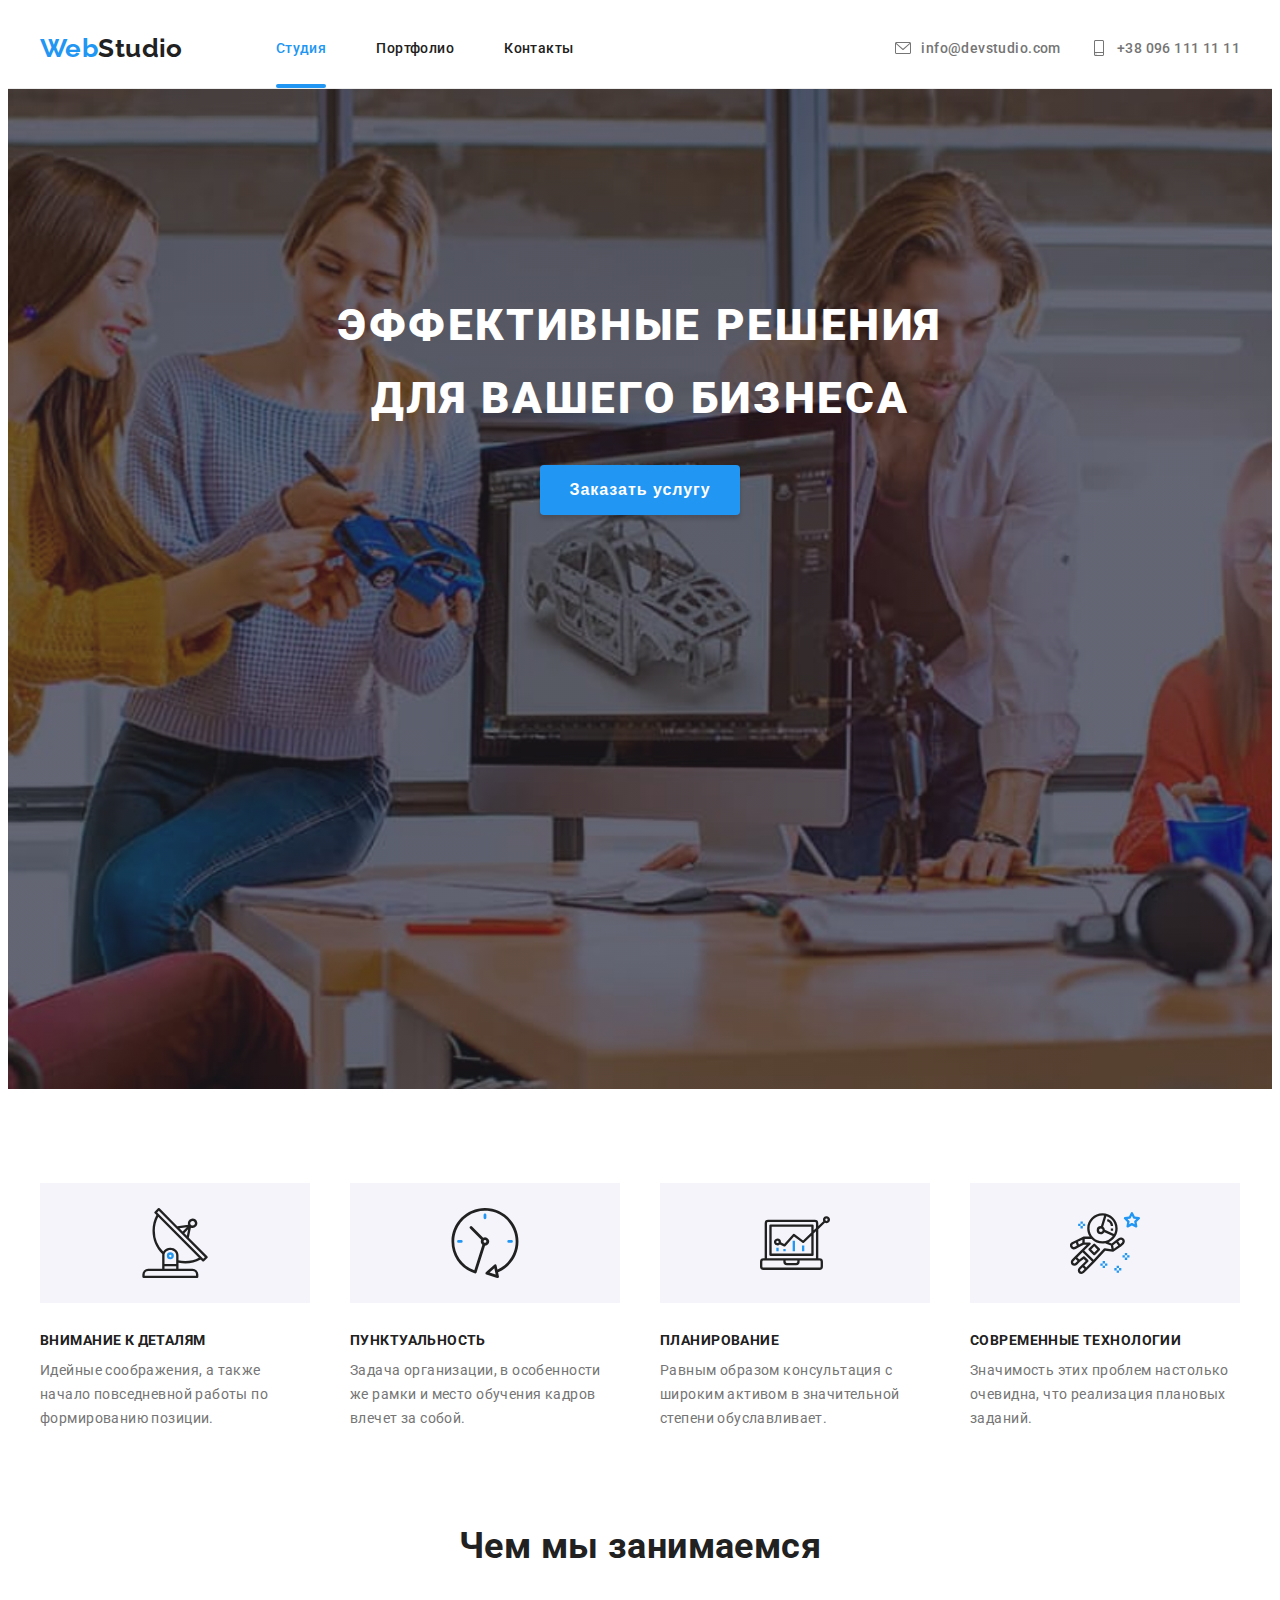
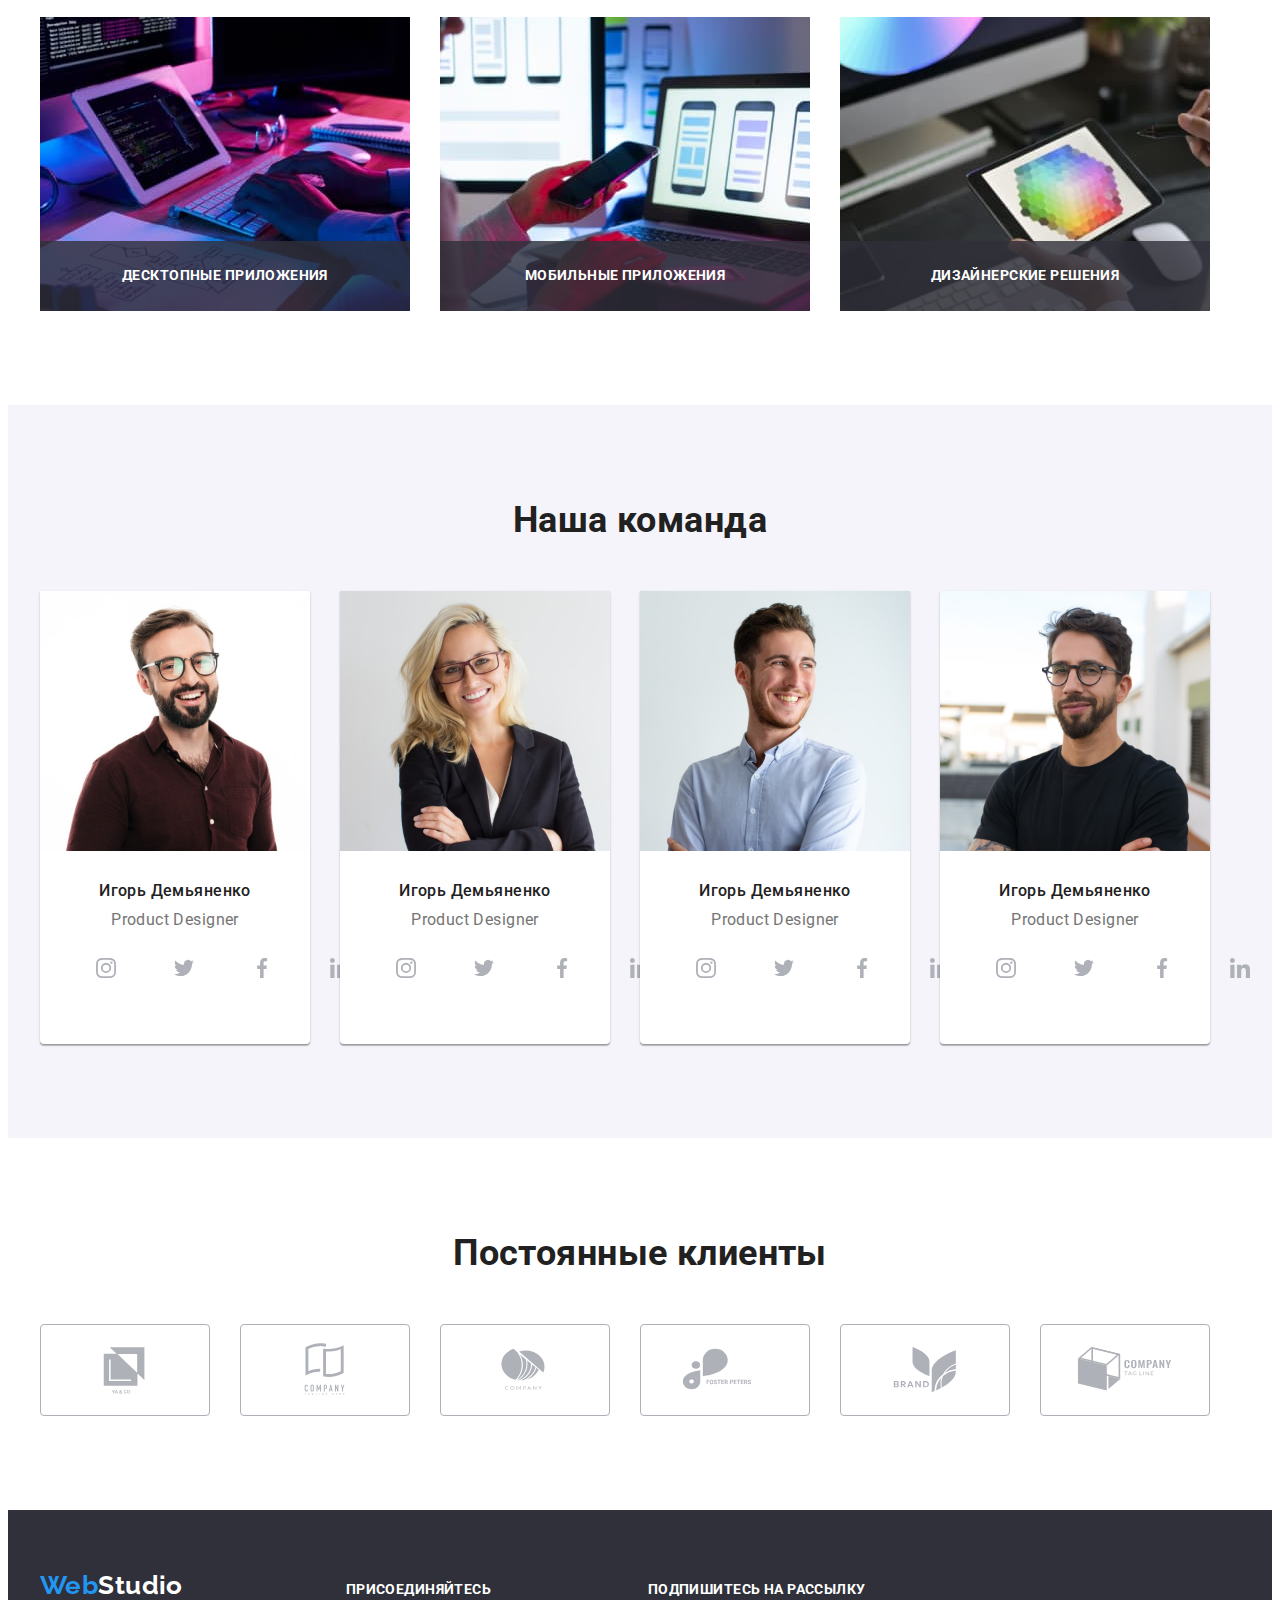
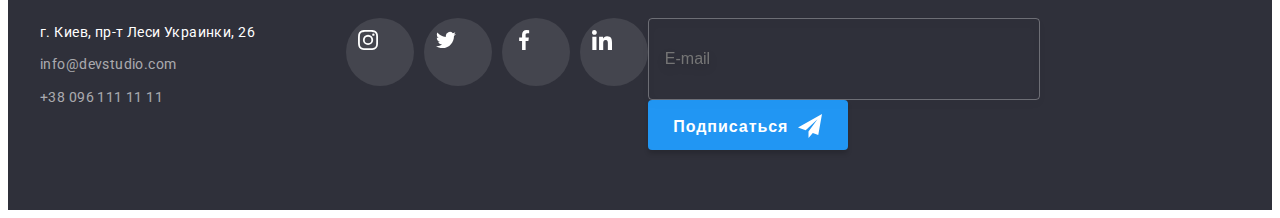
<file: index.html>
<!DOCTYPE html>
<html lang="ru">
    <head>
        <meta charset="UTF-8" />
        <meta http-equiv="X-UA-Compatible" content="IE=edge" />
        <meta name="viewport" content="width=device-width, initial-scale=1.0" />
        <title>Студия</title>
        <link
            rel="stylesheet"
            href="https://cdnjs.cloudflare.com/ajax/libs/modern-normalize/1.1.0/modern-normalize.min.css"
            integrity="sha512-wpPYUAdjBVSE4KJnH1VR1HeZfpl1ub8YT/NKx4PuQ5NmX2tKuGu6U/JRp5y+Y8XG2tV+wKQpNHVUX03MfMFn9Q=="
            crossorigin="anonymous"
            referrerpolicy="no-referrer"
        />
        <link
            href="https://fonts.googleapis.com/css2?family=Raleway:wght@700&family=Roboto:wght@400;500;700;900&display=swap"
            rel="stylesheet"
        />
        <link rel="stylesheet" href="css/main.min.css" />
    </head>

    <body class="page">
        <header class="page-header">
            <div class="container main-nav">
                <nav class="main-nav">
                    <a href="./index.html" class="logo link"
                        >Web<span class="logo__header">Studio</span></a
                    >

                    <ul class="site-nav">
                        <li class="site-nav__item">
                            <a href="./index.html" class="site-nav__link current">Студия</a>
                        </li>
                        <li class="site-nav__item">
                            <a href="./portfolio.html" class="site-nav__link">Портфолио</a>
                        </li>
                        <li class="site-nav__item">
                            <a href="./contact.html" class="site-nav__link">Контакты</a>
                        </li>
                    </ul>
                </nav>

                <ul class="contacts">
                    <li class="contacts__item">
                        <a href="mailto:info@devstudio.com" class="contacts__link">
                            <svg class="contacts__icon" width="16" height="16">
                                <use href="./images/sprite.svg#envelope"></use>
                            </svg>
                            info@devstudio.com</a
                        >
                    </li>
                    <li class="contacts__item">
                        <a href="tel:+380961111111" class="contacts__link">
                            <svg class="contacts__icon" width="16" height="16">
                                <use href="./images/sprite.svg#smartphone"></use></svg
                            >+38 096 111 11 11</a
                        >
                    </li>
                </ul>
            </div>
        </header>

        <main>
            <section class="hero-section">
                <div class="container">
                    <h1 class="main-title">
                        ЭФФЕКТИВНЫЕ РЕШЕНИЯ<br />
                        ДЛЯ ВАШЕГО БИЗНЕСА
                    </h1>

                    <button type="button" class="modal-btn" data-modal-open>Заказать услугу</button>
                </div>
            </section>

            <section class="section advantage">
                <div class="container">
                    <h2 class="section-title visually-hidden">Наши преимущества</h2>
                    <ul class="advantage-list">
                        <li class="advantage-list__item">
                            <div class="advantage-list__image">
                                <svg class="advantage-list__icon">
                                    <use href="./images/sprite.svg#antenna"></use>
                                </svg>
                            </div>
                            <h3 class="advantage-list__title">ВНИМАНИЕ К ДЕТАЛЯМ</h3>
                            <p class="advantage-list__text">
                                Идейные соображения, а также начало повседневной работы по
                                формированию позиции.
                            </p>
                        </li>
                        <li class="advantage-list__item">
                            <div class="advantage-list__image">
                                <svg class="advantage-list__icon">
                                    <use href="./images/sprite.svg#clock"></use>
                                </svg>
                            </div>
                            <h3 class="advantage-list__title">ПУНКТУАЛЬНОСТЬ</h3>
                            <p class="advantage-list__text">
                                Задача организации, в особенности же рамки и место обучения кадров
                                влечет за собой.
                            </p>
                        </li>
                        <li class="advantage-list__item">
                            <div class="advantage-list__image">
                                <svg class="advantage-list__icon">
                                    <use href="./images/sprite.svg#diagram"></use>
                                </svg>
                            </div>
                            <h3 class="advantage-list__title">ПЛАНИРОВАНИЕ</h3>
                            <p class="advantage-list__text">
                                Равным образом консультация с широким активом в значительной степени
                                обуславливает.
                            </p>
                        </li>
                        <li class="advantage-list__item">
                            <div class="advantage-list__image">
                                <svg class="advantage-list__icon">
                                    <use href="./images/sprite.svg#astronaut"></use>
                                </svg>
                            </div>
                            <h3 class="advantage-list__title">СОВРЕМЕННЫЕ ТЕХНОЛОГИИ</h3>
                            <p class="advantage-list__text">
                                Значимость этих проблем настолько очевидна, что реализация плановых
                                заданий.
                            </p>
                        </li>
                    </ul>
                </div>
            </section>

            <section class="section works">
                <div class="container">
                    <h2 class="section-title">Чем мы занимаемся</h2>
                    <ul class="works-list">
                        <li class="works-list__item">
                            <div class="overlay-block">
                                <img
                                    src="images/img1.jpg"
                                    alt="Разработка ПО"
                                    width="370"
                                    class="works-list__image"
                                />
                                <p class="overlay-text">Десктопные приложения</p>
                            </div>
                        </li>
                        <li class="works-list__item">
                            <div class="overlay-block">
                                <img
                                    src="images/img2.jpg"
                                    alt="Разработка веб дизайна для смартфонов"
                                    width="370"
                                    class="works-list__image"
                                />
                                <p class="overlay-text">Мобильные приложения</p>
                            </div>
                        </li>
                        <li class="works-list__item">
                            <div class="overlay-block">
                                <img
                                    src="images/img3.jpg"
                                    alt="Подбор цветовой гаммы"
                                    width="370"
                                    class="works-list__image"
                                />
                                <p class="overlay-text">Дизайнерские решения</p>
                            </div>
                        </li>
                    </ul>
                </div>
            </section>

            <section class="section team-section">
                <div class="container team-list">
                    <h2 class="section-title">Наша команда</h2>
                    <ul class="team">
                        <li class="team__item">
                            <img
                                src="images/foto1.jpg"
                                alt="Игорь Демьяненко, Product Designer"
                                class="team__image"
                                width="270"
                            />
                            <div class="team-info">
                                <h3 class="team-info__name">Игорь Демьяненко</h3>
                                <p class="team-info__specialization">Product Designer</p>
                                <ul class="social">
                                    <li class="social__item">
                                        <a href="" class="social__link">
                                            <svg class="social__icon" width="20" height="20">
                                                <use
                                                    href="./images/sprite.svg#instagram"
                                                ></use></svg
                                        ></a>
                                    </li>
                                    <li class="social__item">
                                        <a href="" class="social__link">
                                            <svg class="social__icon" width="20" height="20">
                                                <use href="./images/sprite.svg#twitter"></use></svg
                                        ></a>
                                    </li>
                                    <li class="social__item">
                                        <a href="" class="social__link">
                                            <svg class="social__icon" width="20" height="20">
                                                <use href="./images/sprite.svg#facebook"></use></svg
                                        ></a>
                                    </li>
                                    <li class="social__item">
                                        <a href="" class="social__link">
                                            <svg class="social__icon" width="20" height="20">
                                                <use href="./images/sprite.svg#linkedin"></use></svg
                                        ></a>
                                    </li>
                                </ul>
                            </div>
                        </li>
                        <li class="team__item">
                            <img
                                src="images/foto2.jpg"
                                alt="Ольга Репина, Frontend Developer"
                                class="team__image"
                                width="270"
                            />
                            <div class="team-info">
                                <h3 class="team-info__name">Игорь Демьяненко</h3>
                                <p class="team-info__specialization">Product Designer</p>
                                <ul class="social">
                                    <li class="social__item">
                                        <a href="" class="social__link">
                                            <svg class="social__icon" width="20" height="20">
                                                <use
                                                    href="./images/sprite.svg#instagram"
                                                ></use></svg
                                        ></a>
                                    </li>
                                    <li class="social__item">
                                        <a href="" class="social__link">
                                            <svg class="social__icon" width="20" height="20">
                                                <use href="./images/sprite.svg#twitter"></use></svg
                                        ></a>
                                    </li>
                                    <li class="social__item">
                                        <a href="" class="social__link">
                                            <svg class="social__icon" width="20" height="20">
                                                <use href="./images/sprite.svg#facebook"></use></svg
                                        ></a>
                                    </li>
                                    <li class="social__item">
                                        <a href="" class="social__link">
                                            <svg class="social__icon" width="20" height="20">
                                                <use href="./images/sprite.svg#linkedin"></use></svg
                                        ></a>
                                    </li>
                                </ul>
                            </div>
                        </li>
                        <li class="team__item">
                            <img
                                src="images/foto3.jpg"
                                alt="Николай Тарасов, Marketing"
                                class="team__image"
                                width="270"
                            />
                            <div class="team-info">
                                <h3 class="team-info__name">Игорь Демьяненко</h3>
                                <p class="team-info__specialization">Product Designer</p>
                                <ul class="social">
                                    <li class="social__item">
                                        <a href="" class="social__link">
                                            <svg class="social__icon" width="20" height="20">
                                                <use
                                                    href="./images/sprite.svg#instagram"
                                                ></use></svg
                                        ></a>
                                    </li>
                                    <li class="social__item">
                                        <a href="" class="social__link">
                                            <svg class="social__icon" width="20" height="20">
                                                <use href="./images/sprite.svg#twitter"></use></svg
                                        ></a>
                                    </li>
                                    <li class="social__item">
                                        <a href="" class="social__link">
                                            <svg class="social__icon" width="20" height="20">
                                                <use href="./images/sprite.svg#facebook"></use></svg
                                        ></a>
                                    </li>
                                    <li class="social__item">
                                        <a href="" class="social__link">
                                            <svg class="social__icon" width="20" height="20">
                                                <use href="./images/sprite.svg#linkedin"></use></svg
                                        ></a>
                                    </li>
                                </ul>
                            </div>
                        </li>
                        <li class="team__item">
                            <img
                                src="images/foto4.jpg"
                                alt="Михаил Ермаков, UI Designer"
                                class="team__image"
                                width="270"
                            />
                            <div class="team-info">
                                <h3 class="team-info__name">Игорь Демьяненко</h3>
                                <p class="team-info__specialization">Product Designer</p>
                                <ul class="social">
                                    <li class="social__item">
                                        <a href="" class="social__link">
                                            <svg class="social__icon" width="20" height="20">
                                                <use
                                                    href="./images/sprite.svg#instagram"
                                                ></use></svg
                                        ></a>
                                    </li>
                                    <li class="social__item">
                                        <a href="" class="social__link">
                                            <svg class="social__icon" width="20" height="20">
                                                <use href="./images/sprite.svg#twitter"></use></svg
                                        ></a>
                                    </li>
                                    <li class="social__item">
                                        <a href="" class="social__link">
                                            <svg class="social__icon" width="20" height="20">
                                                <use href="./images/sprite.svg#facebook"></use></svg
                                        ></a>
                                    </li>
                                    <li class="social__item">
                                        <a href="" class="social__link">
                                            <svg class="social__icon" width="20" height="20">
                                                <use href="./images/sprite.svg#linkedin"></use></svg
                                        ></a>
                                    </li>
                                </ul>
                            </div>
                        </li>
                    </ul>
                </div>
            </section>

            <section class="section clients">
                <div class="container">
                    <h2 class="section-title">Постоянные клиенты</h2>
                    <ul class="clients-list">
                        <li class="clients-list__item">
                            <a href="" class="clients-list__link">
                                <svg class="clients-list__icon">
                                    <use href="./images/sprite.svg#logo1"></use>
                                </svg>
                            </a>
                        </li>
                        <li class="clients-list__item">
                            <a href="" class="clients-list__link">
                                <svg class="clients-list__icon">
                                    <use href="./images/sprite.svg#logo2"></use>
                                </svg>
                            </a>
                        </li>
                        <li class="clients-list__item">
                            <a href="" class="clients-list__link">
                                <svg class="clients-list__icon">
                                    <use href="./images/sprite.svg#logo3"></use>
                                </svg>
                            </a>
                        </li>
                        <li class="clients-list__item">
                            <a href="" class="clients-list__link">
                                <svg class="clients-list__icon">
                                    <use href="./images/sprite.svg#logo4"></use>
                                </svg>
                            </a>
                        </li>
                        <li class="clients-list__item">
                            <a href="" class="clients-list__link">
                                <svg class="clients-list__icon">
                                    <use href="./images/sprite.svg#logo5"></use>
                                </svg>
                            </a>
                        </li>
                        <li class="clients-list__item">
                            <a href="" class="clients-list__link">
                                <svg class="clients-list__icon">
                                    <use href="./images/sprite.svg#logo6"></use>
                                </svg>
                            </a>
                        </li>
                    </ul>
                </div>
            </section>
        </main>

        <footer class="footer">
            <div class="container">
                <div class="flex-container">
                    <div>
                        <a href="./index.html" class="logo"
                            >Web<span class="logo__footer">Studio</span></a
                        >

                        <address class="address">
                            <ul>
                                <li class="address__item">
                                    <p class="address__text">г. Киев, пр-т Леси Украинки, 26</p>
                                </li>
                                <li class="address__item">
                                    <a href="mailto:info@devstudio.com" class="address__link"
                                        >info@devstudio.com</a
                                    >
                                </li>
                                <li class="address__item">
                                    <a href="tel:+380961111111" class="address__link"
                                        >+38 096 111 11 11</a
                                    >
                                </li>
                            </ul>
                        </address>
                    </div>

                    <div class="footer-social">
                        <p class="connect">присоединяйтесь</p>
                        <ul class="social">
                            <li class="social__item">
                                <a href="" class="social__link social__link_theme_dark">
                                    <svg class="social__icon" width="20" height="20">
                                        <use href="./images/sprite.svg#instagram"></use></svg
                                ></a>
                            </li>
                            <li class="social__item">
                                <a href="" class="social__link social__link_theme_dark">
                                    <svg class="social__icon" width="20" height="20">
                                        <use href="./images/sprite.svg#twitter"></use></svg
                                ></a>
                            </li>
                            <li class="social__item">
                                <a href="" class="social__link social__link_theme_dark">
                                    <svg class="social__icon" width="20" height="20">
                                        <use href="./images/sprite.svg#facebook"></use></svg
                                ></a>
                            </li>
                            <li class="social__item">
                                <a href="" class="social__link social__link_theme_dark">
                                    <svg class="social__icon" width="20" height="20">
                                        <use href="./images/sprite.svg#linkedin"></use></svg
                                ></a>
                            </li>
                        </ul>
                    </div>

                    <form class="footer-contact-form">
                        <label>Подпишитесь на рассылку </label>
                        <div>
                            <input
                                type="email"
                                name="subscribe-email"
                                placeholder="E-mail"
                                class="contact-form-input"
                                required
                            />
                            <button type="submit" class="modal-btn">
                                Подписаться<svg class="icon-send">
                                    <use href="./images/icons.svg#icon-send"></use>
                                </svg>
                            </button>
                        </div>
                    </form>
                </div>
            </div>
        </footer>

        <div class="backdrop is-hidden" data-modal>
            <div class="modal">
                <button class="modal-close-button" data-modal-close>
                    <svg class="icon-close">
                        <use href="./images/sprite.svg#close"></use>
                    </svg>
                </button>
                <p class="modal-title">Оставьте свои данные, мы вам перезвоним</p>
                <form class="contact-form">
                    <label class="contact-form-label"
                        >Имя
                        <span class="input-wrapper">
                            <input type="text" name="user-name" class="contact-form-text" />
                            <svg class="icons-modal">
                                <use href="./images/icons.svg#icon-user"></use></svg></span
                    ></label>
                    <label class="contact-form-label"
                        >Телефон
                        <span class="input-wrapper">
                            <input type="tel" name="user-phone" class="contact-form-text" /><svg
                                class="icons-modal"
                            >
                                <use href="./images/icons.svg#icon-phone"></use></svg></span
                    ></label>
                    <label class="contact-form-label"
                        >Почта
                        <span class="input-wrapper">
                            <input type="email" name="user-email" class="contact-form-text" /><svg
                                class="icons-modal"
                            >
                                <use href="./images/icons.svg#icon-mail"></use></svg></span
                    ></label>
                    <label class="contact-form-label"
                        >Комментарий<span class="input-wrapper">
                            <textarea
                                name="comment"
                                cols="30"
                                rows="10"
                                placeholder="Введите текст"
                                class="contact-form-textarea"
                            ></textarea>
                        </span>
                    </label>
                    <div class="modal-wrapper">
                        <input
                            type="checkbox"
                            name="accept-policy"
                            id="policy-checkbox"
                            class="contact-form-checkbox visually-hidden"
                            required
                        />
                        <label for="policy-checkbox" class="contact-form-checkbox-label"
                            >Соглашаюсь с рассылкой и принимаю&nbsp;
                            <a href="#">Условия договора</a></label
                        >
                        <button type="submit" class="modal-btn">Отправить</button>
                    </div>
                </form>
            </div>
        </div>

        <script src="./js/modal.js"></script>
    </body>
</html>
</file>
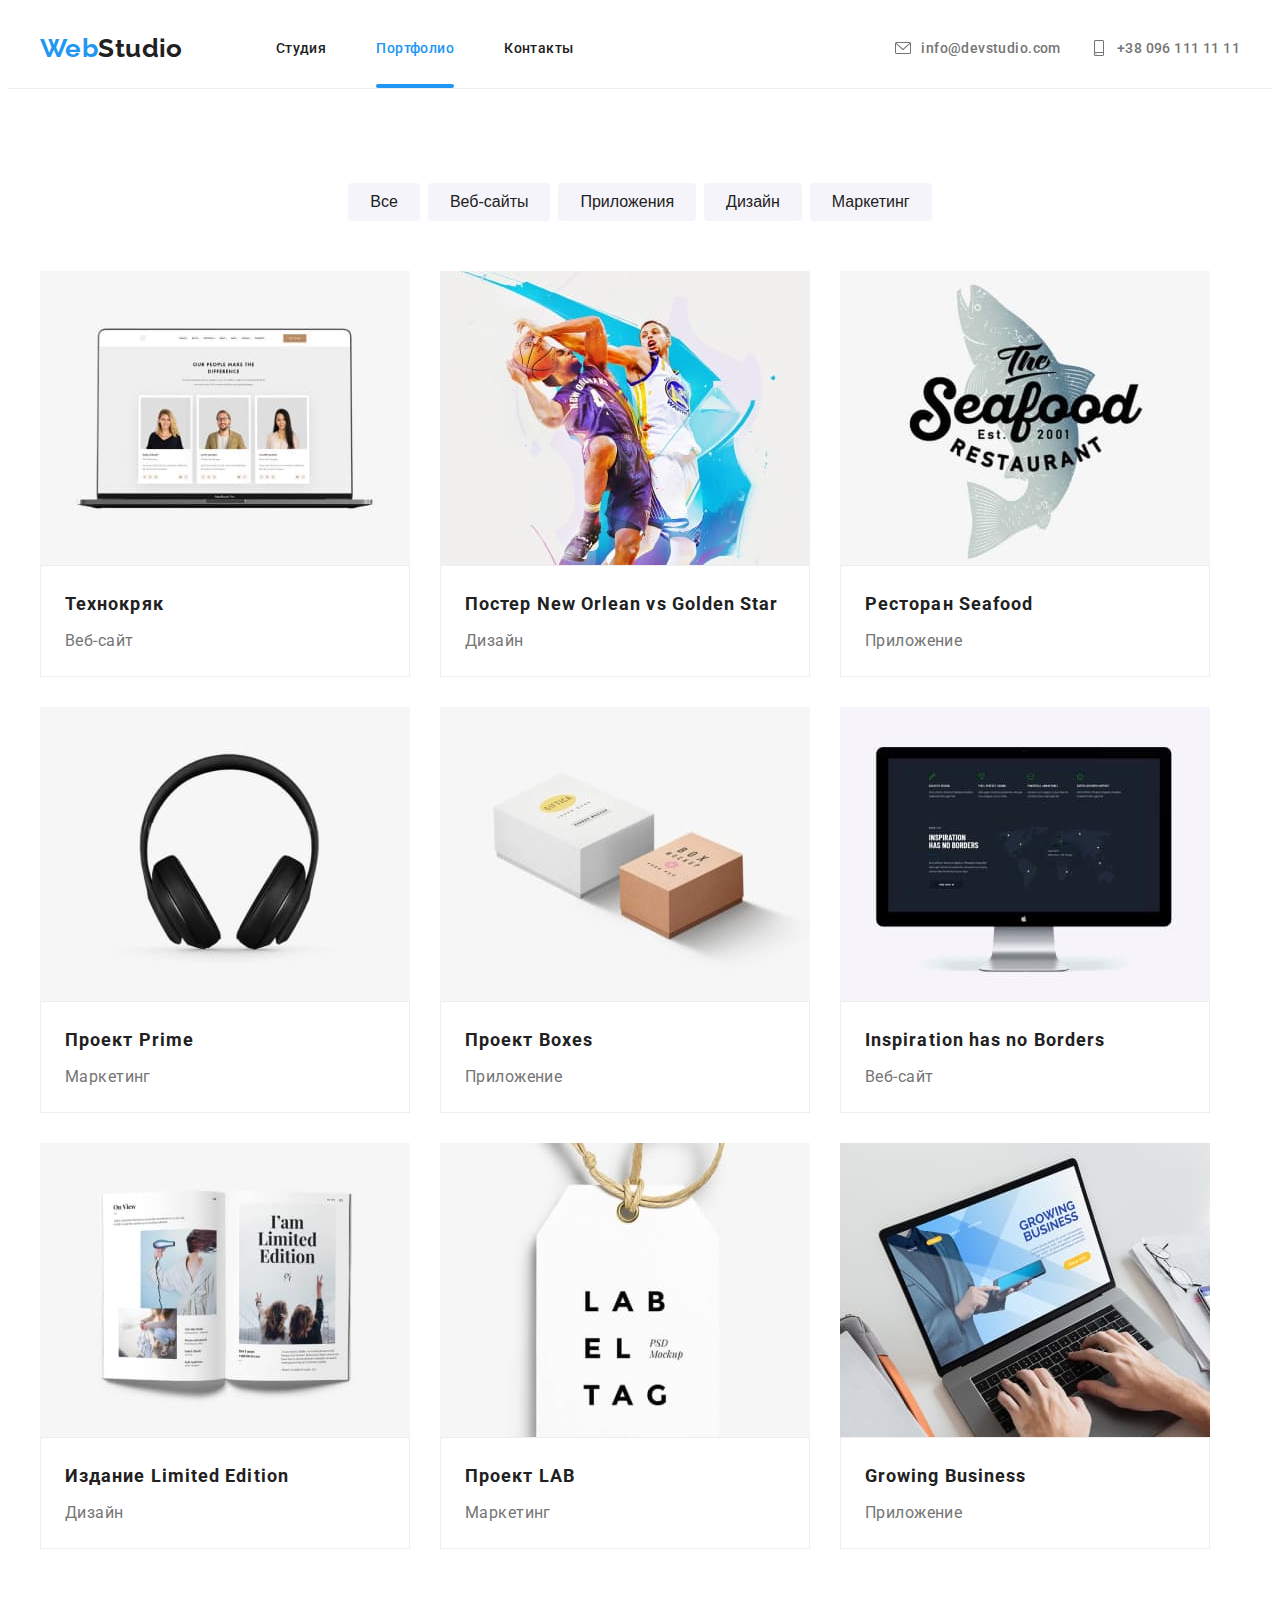
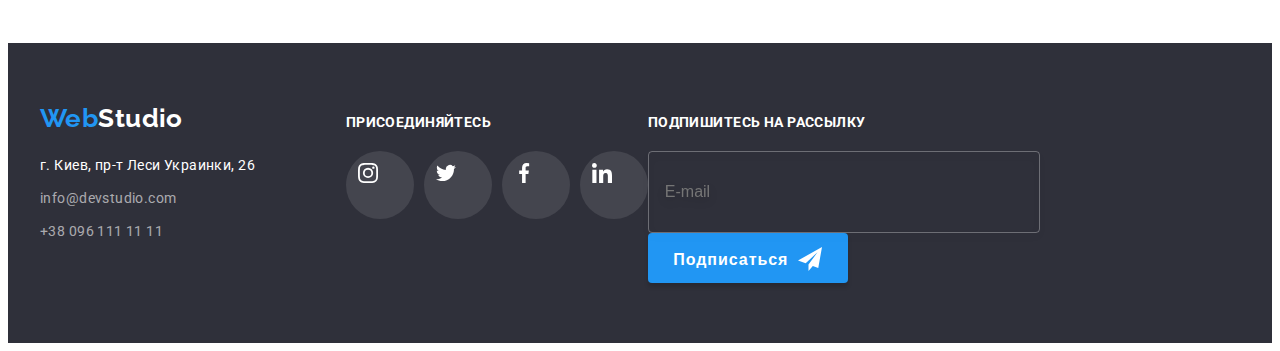
<file: portfolio.html>
<!DOCTYPE html>
<html lang="ru">
    <head>
        <meta charset="UTF-8" />
        <meta http-equiv="X-UA-Compatible" content="IE=edge" />
        <meta name="viewport" content="width=device-width, initial-scale=1.0" />
        <title>Студия</title>
        <link
            rel="stylesheet"
            href="https://cdnjs.cloudflare.com/ajax/libs/modern-normalize/1.1.0/modern-normalize.min.css"
            integrity="sha512-wpPYUAdjBVSE4KJnH1VR1HeZfpl1ub8YT/NKx4PuQ5NmX2tKuGu6U/JRp5y+Y8XG2tV+wKQpNHVUX03MfMFn9Q=="
            crossorigin="anonymous"
            referrerpolicy="no-referrer"
        />
        <link
            href="https://fonts.googleapis.com/css2?family=Raleway:wght@700&family=Roboto:wght@400;500;700;900&display=swap"
            rel="stylesheet"
        />
        <link rel="stylesheet" href="css/main.min.css" />
    </head>

    <body class="page">
        <header class="page-header">
            <div class="container main-nav">
                <nav class="main-nav">
                    <a href="./index.html" class="logo link"
                        >Web<span class="logo__header">Studio</span></a
                    >

                    <ul class="site-nav">
                        <li class="site-nav__item">
                            <a href="./index.html" class="site-nav__link">Студия</a>
                        </li>
                        <li class="site-nav__item">
                            <a href="./portfolio.html" class="site-nav__link current">Портфолио</a>
                        </li>
                        <li class="site-nav__item">
                            <a href="./contact.html" class="site-nav__link">Контакты</a>
                        </li>
                    </ul>
                </nav>

                <ul class="contacts">
                    <li class="contacts__item">
                        <a href="mailto:info@devstudio.com" class="contacts__link">
                            <svg class="contacts__icon" width="16" height="16">
                                <use href="./images/sprite.svg#envelope"></use>
                            </svg>
                            info@devstudio.com</a
                        >
                    </li>
                    <li class="contacts__item">
                        <a href="tel:+380961111111" class="contacts__link">
                            <svg class="contacts__icon" width="16" height="16">
                                <use href="./images/sprite.svg#smartphone"></use></svg
                            >+38 096 111 11 11</a
                        >
                    </li>
                </ul>
            </div>
        </header>

        <main>
            <section class="section">
                <div class="container">
                    <h1 class="visually-hidden">Портфолио</h1>
                    <ul class="filter list">
                        <li class="filter__item">
                            <button type="button" class="filter__button">Все</button>
                        </li>
                        <li class="filter__item">
                            <button type="button" class="filter__button">Веб-сайты</button>
                        </li>
                        <li class="filter__item">
                            <button type="button" class="filter__button">Приложения</button>
                        </li>
                        <li class="filter__item">
                            <button type="button" class="filter__button">Дизайн</button>
                        </li>
                        <li class="filter__item">
                            <button type="button" class="filter__button">Маркетинг</button>
                        </li>
                    </ul>

                    <ul class="portfolio list">
                        <li class="flex-element">
                            <a href="" class="portfolio__item">
                                <div class="box">
                                    <div class="overlay-message">
                                        <p>
                                            Ресурс предлагает комплексные предложения с разным
                                            уровнем функционала и сервисов. Все это позволит
                                            посетителю получить исчерпывающие сведения о компании
                                            или частном лице.
                                        </p>
                                    </div>
                                    <img
                                        src="images/portfolio1.jpg"
                                        alt="Технокряк"
                                        width="370"
                                        class="portfolio__image"
                                    />
                                </div>
                                <div class="portfolio__description">
                                    <h2 class="portfolio__name">Технокряк</h2>
                                    <p class="portfolio__tag">Веб-сайт</p>
                                </div>
                            </a>
                        </li>
                        <li class="flex-element">
                            <a href="" class="portfolio__item">
                                <div class="box">
                                    <div class="overlay-message">
                                        <p>
                                            Ресурс предлагает комплексные предложения с разным
                                            уровнем функционала и сервисов. Все это позволит
                                            посетителю получить исчерпывающие сведения о компании
                                            или частном лице.
                                        </p>
                                    </div>
                                    <img
                                        src="images/portfolio2.jpg"
                                        alt="Постер New Orlean vs Golden Star"
                                        width="370"
                                        class="portfolio__image"
                                    />
                                </div>
                                <div class="portfolio__description">
                                    <h2 class="portfolio__name">
                                        Постер New Orlean vs Golden Star
                                    </h2>
                                    <p class="portfolio__tag">Дизайн</p>
                                </div>
                            </a>
                        </li>
                        <li class="flex-element">
                            <a href="" class="portfolio__item">
                                <div class="box">
                                    <div class="overlay-message">
                                        <p>
                                            Ресурс предлагает комплексные предложения с разным
                                            уровнем функционала и сервисов. Все это позволит
                                            посетителю получить исчерпывающие сведения о компании
                                            или частном лице.
                                        </p>
                                    </div>
                                    <img
                                        src="images/portfolio3.jpg"
                                        alt="Ресторан Seafood"
                                        width="370"
                                        class="portfolio__image"
                                    />
                                </div>
                                <div class="portfolio__description">
                                    <h2 class="portfolio__name">Ресторан Seafood</h2>
                                    <p class="portfolio__tag">Приложение</p>
                                </div>
                            </a>
                        </li>
                        <li class="flex-element">
                            <a href="" class="portfolio__item">
                                <div class="box">
                                    <div class="overlay-message">
                                        <p>
                                            Ресурс предлагает комплексные предложения с разным
                                            уровнем функционала и сервисов. Все это позволит
                                            посетителю получить исчерпывающие сведения о компании
                                            или частном лице.
                                        </p>
                                    </div>
                                    <img
                                        src="images/portfolio4.jpg"
                                        alt="Проект Prime"
                                        width="370"
                                        class="portfolio__image"
                                    />
                                </div>
                                <div class="portfolio__description">
                                    <h2 class="portfolio__name">Проект Prime</h2>
                                    <p class="portfolio__tag">Маркетинг</p>
                                </div>
                            </a>
                        </li>
                        <li class="flex-element">
                            <a href="" class="portfolio__item">
                                <div class="box">
                                    <div class="overlay-message">
                                        <p>
                                            Ресурс предлагает комплексные предложения с разным
                                            уровнем функционала и сервисов. Все это позволит
                                            посетителю получить исчерпывающие сведения о компании
                                            или частном лице.
                                        </p>
                                    </div>
                                    <img
                                        src="images/portfolio5.jpg"
                                        alt="Проект Boxes"
                                        width="370"
                                        class="portfolio__image"
                                    />
                                </div>
                                <div class="portfolio__description">
                                    <h2 class="portfolio__name">Проект Boxes</h2>
                                    <p class="portfolio__tag">Приложение</p>
                                </div>
                            </a>
                        </li>
                        <li class="flex-element">
                            <a href="" class="portfolio__item">
                                <div class="box">
                                    <div class="overlay-message">
                                        <p>
                                            Ресурс предлагает комплексные предложения с разным
                                            уровнем функционала и сервисов. Все это позволит
                                            посетителю получить исчерпывающие сведения о компании
                                            или частном лице.
                                        </p>
                                    </div>
                                    <img
                                        src="images/portfolio6.jpg"
                                        alt="Inspiration has no Borders"
                                        width="370"
                                        class="portfolio__image"
                                    />
                                </div>
                                <div class="portfolio__description">
                                    <h2 class="portfolio__name">Inspiration has no Borders</h2>
                                    <p class="portfolio__tag">Веб-сайт</p>
                                </div>
                            </a>
                        </li>
                        <li class="flex-element">
                            <a href="" class="portfolio__item">
                                <div class="box">
                                    <div class="overlay-message">
                                        <p>
                                            Ресурс предлагает комплексные предложения с разным
                                            уровнем функционала и сервисов. Все это позволит
                                            посетителю получить исчерпывающие сведения о компании
                                            или частном лице.
                                        </p>
                                    </div>
                                    <img
                                        src="images/portfolio7.jpg"
                                        width="370"
                                        alt="Издание Limited Edition"
                                        class="portfolio__image"
                                    />
                                </div>
                                <div class="portfolio__description">
                                    <h2 class="portfolio__name">Издание Limited Edition</h2>
                                    <p class="portfolio__tag">Дизайн</p>
                                </div>
                            </a>
                        </li>
                        <li class="flex-element">
                            <a href="" class="portfolio__item">
                                <div class="box">
                                    <div class="overlay-message">
                                        <p>
                                            Ресурс предлагает комплексные предложения с разным
                                            уровнем функционала и сервисов. Все это позволит
                                            посетителю получить исчерпывающие сведения о компании
                                            или частном лице.
                                        </p>
                                    </div>
                                    <img
                                        src="images/portfolio8.jpg"
                                        alt="Проект LAB"
                                        width="370"
                                        class="portfolio__image"
                                    />
                                </div>
                                <div class="portfolio__description">
                                    <h2 class="portfolio__name">Проект LAB</h2>
                                    <p class="portfolio__tag">Маркетинг</p>
                                </div>
                            </a>
                        </li>
                        <li class="flex-element">
                            <a href="" class="portfolio__item">
                                <div class="box">
                                    <div class="overlay-message">
                                        <p>
                                            Ресурс предлагает комплексные предложения с разным
                                            уровнем функционала и сервисов. Все это позволит
                                            посетителю получить исчерпывающие сведения о компании
                                            или частном лице.
                                        </p>
                                    </div>
                                    <img
                                        src="images/portfolio9.jpg"
                                        alt="Growing Business"
                                        width="370"
                                        class="portfolio__image"
                                    />
                                </div>
                                <div class="portfolio__description">
                                    <h2 class="portfolio__name">Growing Business</h2>
                                    <p class="portfolio__tag">Приложение</p>
                                </div>
                            </a>
                        </li>
                    </ul>
                </div>
            </section>
        </main>

        <footer class="footer">
            <div class="container">
                <div class="flex-container">
                    <div>
                        <a href="./index.html" class="logo"
                            >Web<span class="logo__footer">Studio</span></a
                        >

                        <address class="address">
                            <ul>
                                <li class="address__item">
                                    <p class="address__text">г. Киев, пр-т Леси Украинки, 26</p>
                                </li>
                                <li class="address__item">
                                    <a href="mailto:info@devstudio.com" class="address__link"
                                        >info@devstudio.com</a
                                    >
                                </li>
                                <li class="address__item">
                                    <a href="tel:+380961111111" class="address__link"
                                        >+38 096 111 11 11</a
                                    >
                                </li>
                            </ul>
                        </address>
                    </div>

                    <div class="footer-social">
                        <p class="connect">присоединяйтесь</p>
                        <ul class="social">
                            <li class="social__item">
                                <a href="" class="social__link social__link_theme_dark">
                                    <svg class="social__icon" width="20" height="20">
                                        <use href="./images/sprite.svg#instagram"></use></svg
                                ></a>
                            </li>
                            <li class="social__item">
                                <a href="" class="social__link social__link_theme_dark">
                                    <svg class="social__icon" width="20" height="20">
                                        <use href="./images/sprite.svg#twitter"></use></svg
                                ></a>
                            </li>
                            <li class="social__item">
                                <a href="" class="social__link social__link_theme_dark">
                                    <svg class="social__icon" width="20" height="20">
                                        <use href="./images/sprite.svg#facebook"></use></svg
                                ></a>
                            </li>
                            <li class="social__item">
                                <a href="" class="social__link social__link_theme_dark">
                                    <svg class="social__icon" width="20" height="20">
                                        <use href="./images/sprite.svg#linkedin"></use></svg
                                ></a>
                            </li>
                        </ul>
                    </div>

                    <form class="footer-contact-form">
                        <label>Подпишитесь на рассылку </label>
                        <div>
                            <input
                                type="email"
                                name="subscribe-email"
                                placeholder="E-mail"
                                class="contact-form-input"
                                required
                            />
                            <button type="submit" class="modal-btn">
                                Подписаться<svg class="icon-send">
                                    <use href="./images/icons.svg#icon-send"></use>
                                </svg>
                            </button>
                        </div>
                    </form>
                </div>
            </div>
        </footer>
    </body>
</html>
</file>
<file: css/main.min.css>
:root{--main-font:'Roboto',
        sans-serif;--logo-font:'Raleway',
        sans-serif;--primary-text-color: #212121;--primary-white-color: #ffffff;--secondary-text-color: #757575;--tertiary-text-color: rgba(255, 255, 255, 0.6);--accent-color: #2196f3;--passive-color: #afb1b8;--hero-bg: #2f303a;--primary-bg-color: #ffffff;--secondary-bg-color: #f5f4fa;--footer-bg: #2f303a;--header-border: #ececec;--color-border: #eeeeee}.visually-hidden{position:absolute;width:1px;height:1px;margin:-1px;border:0;padding:0;clip-path:inset(100%);clip:rect(0 0 0 0);overflow:hidden}h1,h2,h3,h4,h5,h6,p{margin:0}ul{list-style:none;margin:0;padding:0}.page{background:var(--primary-bg-color);color:var(--primary-text-color);font-family:var(--main-font);font-size:14px;letter-spacing:0.03em}.section{padding-top:94px;padding-bottom:94px}.section-title{margin-top:0;margin-bottom:50px;color:var(--primary-text-color);font-weight:700;font-size:36px;line-height:1.17;text-align:center}.item{text-decoration:none;transition:color 250ms cubic-bezier(0.4, 0, 0.2, 1)}.item:hover,.item:focus{color:var(--accent-color)}.container{margin-left:auto;margin-right:auto;width:1200px;padding-left:15px;padding-right:15px}.logo{display:block;margin-right:93px;color:var(--accent-color);font-family:var(--logo-font);font-weight:700;font-size:26px;line-height:1.19;text-decoration:none}.logo__header{color:var(--primary-text-color)}.logo__footer{color:var(--primary-white-color)}.modal-btn{min-width:200px;min-height:50px;padding:0;color:var(--primary-white-color);background-color:var(--accent-color);font-weight:700;font-size:16px;line-height:1.88;cursor:pointer;border:none;border-radius:4px;text-align:center;box-shadow:0px 4px 4px rgba(0,0,0,0.15);letter-spacing:0.06em}.main-title{margin-top:0px;margin-bottom:30px;color:var(--primary-white-color);font-family:'Roboto';font-weight:900;font-size:44px;line-height:1.66;letter-spacing:0.06em}.social{padding:0;display:flex;justify-items:center}.social .social__icon{fill:currentColor}.social__link{display:inline-block;width:44px;height:44px;padding:12px;color:#afb1b8;border-radius:50%;transition:color 250ms cubic-bezier(0.4, 0, 0.2, 1),background-color 250ms cubic-bezier(0.4, 0, 0.2, 1)}.social__link:hover,.social__link:focus{color:var(--primary-white-color);background-color:var(--accent-color)}.social__link_theme_dark{color:var(--primary-white-color);background:rgba(255,255,255,0.1)}.social__item:not(:last-child){margin-right:10px}.filter{display:flex;justify-content:center}.filter .filter__item+.filter__item{margin-left:8px}.filter .filter__button{color:var(--primary-text-color);background-color:var(--secondary-bg-color);font-weight:500;font-size:16px;line-height:1.63;cursor:pointer;padding:6px 22px 6px 22px;border:none;border-radius:4px;transition:color 250ms cubic-bezier(0.4, 0, 0.2, 1),background-color 250ms cubic-bezier(0.4, 0, 0.2, 1),box-shadow 250ms cubic-bezier(0.4, 0, 0.2, 1)}.filter .filter__button:hover,.filter .filter__button:focus{color:var(--primary-white-color);background-color:var(--accent-color);box-shadow:0px 3px 1px rgba(0,0,0,0.1),0px 1px 2px rgba(0,0,0,0.08),0px 2px 2px rgba(0,0,0,0.12)}.backdrop{position:fixed;top:0;left:0;width:100%;height:100%;background:rgba(0,0,0,0.2);transform:scale(100%);transition:opacity 250ms cubic-bezier(0.4, 0, 0.2, 1),visibility 250ms cubic-bezier(0.4, 0, 0.2, 1),transform 250ms cubic-bezier(0.4, 0, 0.2, 1)}.backdrop.is-hidden{opacity:0;visibility:hidden;pointer-events:none;transform:scale(0)}.modal{position:absolute;width:528px;height:581px;top:50%;left:50%;transform:translate(-50%, -50%);padding:40px 39px 40px 41px;background-color:#fff;box-shadow:0px 1px 3px rgba(0,0,0,0.12),0px 1px 1px rgba(0,0,0,0.14),0px 2px 1px rgba(0,0,0,0.2);border-radius:4px}.modal-title{font-weight:700;font-size:20px;line-height:23px;text-align:center;margin-bottom:12px;color:#212121}.modal-close-button{position:absolute;right:8px;top:8px;padding:0;display:flex;width:30px;height:30px;background-color:transparent;border:1px solid rgba(0,0,0,0.1);border-radius:50%;justify-content:center;align-items:center;cursor:pointer}.icon-close{height:18px;width:18px}.modal-close-button:hover .icon-close,.modal-close-button:focus .icon-close{fill:var(--accent-color)}.contact-form-input{width:358px;height:50px;font-size:16px;line-height:1.25;padding:15px 16px;border:1px solid rgba(255,255,255,0.3);filter:drop-shadow(0px 4px 4px rgba(0,0,0,0.15));border-radius:4px;color:var(--primary-white-color);background-color:transparent;outline:none}.form-btn{width:200px;height:50px;font-weight:700;font-size:16px;line-height:1.88;color:var(--primary-white-color);background-color:var(--accent-color);border:0;box-shadow:0px 4px 4px rgba(0,0,0,0.15);border-radius:4px}.icon-send{position:relative;top:6px;width:24px;height:24px;margin-left:10px;fill:var(--primary-white-color)}.contact-form-label{display:block;font-size:12px;line-height:1.17;letter-spacing:0.01em;color:#757575}.contact-form-label:not(:last-child){margin-bottom:10px}.contact-form-text{width:100%;height:40px;padding-left:42px;border:1px solid rgba(33,33,33,0.2);border-radius:4px;transition:border-color 250ms cubic-bezier(0.4, 0, 0.2, 1)}.contact-form-text:hover,.contact-form-text:focus{border:1px solid var(--accent-color);outline:none}.contact-form-textarea{width:100%;height:120px;padding:12px 16px;color:rgba(117,117,117,0.5);border:1px solid rgba(33,33,33,0.2);border-radius:4px;resize:none;transition:border-color 250ms cubic-bezier(0.4, 0, 0.2, 1)}.contact-form-textarea:hover,.contact-form-textarea:focus{border:1px solid var(--accent-color);outline:none}.input-wrapper{display:block;position:relative;margin-top:4px}.icons-modal{position:absolute;width:18px;height:18px;top:50%;left:12px;transform:translateY(-50%);transition:fill 250ms cubic-bezier(0.4, 0, 0.2, 1);fill:var(--primary-text-color)}.contact-form-text:hover+.icons-modal,.contact-form-text:focus+.icons-modal{fill:var(--accent-color)}.modal-wrapper{text-align:center}.contact-form-checkbox-label{display:flex;font-size:14px;line-height:1.7;margin-bottom:30px;color:var(--secondary-text-color);align-items:center;justify-content:center;cursor:pointer}.contact-form-checkbox-label>a{color:var(--accent-color)}.contact-form-checkbox-label::before{display:inline-block;width:16px;height:15px;content:'';cursor:pointer;margin-right:8px;background-image:url(../images/icon-uncheck.svg)}.contact-form-checkbox:focus+.contact-form-checkbox-label::before{outline:1px solid var(--accent-color)}.contact-form-checkbox:checked+.contact-form-checkbox-label::before{background-image:url(../images/icon-check.svg)}.main-nav{display:flex;align-items:center}.page-header{background:var(--primary-white-color);border-bottom:1px solid var(--header-border)}.site-nav{display:flex}.site-nav .site-nav__item:not(:last-child){margin-right:50px}.site-nav .site-nav__link{display:block;padding-top:32px;color:var(--primary-text-color);font-weight:500;text-decoration:none;transition:color 250ms cubic-bezier(0.4, 0, 0.2, 1),background-color 250ms cubic-bezier(0.4, 0, 0.2, 1)}.site-nav .site-nav__link.current{color:var(--accent-color)}.site-nav .site-nav__link.current::after{display:block;content:'';height:4px;width:100%;margin-top:28px;background-color:var(--accent-color);border-radius:2px}.site-nav .site-nav__link:hover,.site-nav .site-nav__link:focus{color:var(--accent-color)}.site-nav .site-nav__link:hover::after,.site-nav .site-nav__link:focus::after{display:block;content:'';height:4px;width:100%;margin-top:28px;background-color:var(--accent-color);border-radius:2px}.contacts{display:flex;margin-left:auto}.contacts .contacts__item:not(:last-child){margin-right:30px}.contacts .contacts__link{display:flex;padding-top:32px;padding-bottom:32px;color:var(--secondary-text-color);font-weight:500;text-decoration:none;transition:color 250ms cubic-bezier(0.4, 0, 0.2, 1),background-color 250ms cubic-bezier(0.4, 0, 0.2, 1)}.contacts .contacts__link:hover,.contacts .contacts__link:focus{color:var(--accent-color)}.contacts .contacts__icon{margin-right:10px;fill:currentColor}.hero-section{padding-top:200px;padding-bottom:200px;height:600px;max-width:1600px;margin-left:auto;margin-right:auto;background-image:linear-gradient(rgba(47,48,58,0.4), rgba(47,48,58,0.4)),url("../images/back_img.jpg");background-position:center;background-size:cover;background-repeat:no-repeat;background-color:var(--hero-bg);text-align:center}.advantage-list{display:flex;justify-content:space-between}.advantage-list .advantage-list__item{width:270px}.advantage-list .advantage-list__item:not(:last-child){margin-right:30px}.advantage-list .advantage-list__image{height:120px;background:var(--secondary-bg-color);margin-bottom:30px;display:flex;justify-content:center;align-items:center}.advantage-list .advantage-list__icon{height:70px;width:70px;display:block;text-align:center}.advantage-list .advantage-list__title{color:var(--primary-text-color);font-size:14px;font-weight:700;line-height:1.14;margin-top:0;margin-bottom:10px}.advantage-list .advantage-list__text{color:var(--secondary-text-color);font-size:14px;line-height:1.71;margin-top:0;margin-bottom:0}.works{padding-top:0}.works-list{display:flex;z-index:0}.works-list .works-list__image{display:block}.works-list .works-list__item:not(:last-child){margin-right:30px}.overlay-block{position:relative}.overlay-text{position:absolute;left:0;bottom:0;height:70px;width:100%;display:flex;justify-content:center;align-items:center;font-weight:700;font-size:14px;line-height:1.14;text-transform:uppercase;color:#ffffff;background:rgba(47,48,58,0.8)}.box{position:relative;overflow:hidden}.team-section{background-color:var(--secondary-bg-color)}.team-info{padding:30px 32px}.team-info .team-info__name{color:var(--primary-text-color);font-weight:500;line-height:1.19;margin-bottom:10px}.team-info .team-info__specialization{color:var(--secondary-text-color);font-size:16px;line-height:1.19;margin-bottom:16px}.team{display:flex;text-align:center}.team .team__item{width:270px;background-color:var(--primary-bg-color);border-radius:0px 0px 4px 4px;box-shadow:0px 1px 3px rgba(0,0,0,0.12),0px 1px 1px rgba(0,0,0,0.14),0px 2px 1px rgba(0,0,0,0.2)}.team .team__item:not(:last-child){margin-right:30px}.team .team__image{display:block}.clients-list{display:flex}.clients-list .clients-list__item:not(:last-child){margin-right:30px}.clients-list__link{display:flex;width:170px;height:92px;justify-content:center;align-items:center;color:var(--passive-color);border:1px solid var(--passive-color);box-sizing:border-box;border-radius:4px;transition:color 250ms cubic-bezier(0.4, 0, 0.2, 1),border-color 250ms cubic-bezier(0.4, 0, 0.2, 1)}.clients-list__link:hover,.clients-list__link:focus{border-color:var(--accent-color);color:var(--accent-color)}.clients-list__link .clients-list__icon{width:106px;height:60px;fill:currentColor}.footer{background-color:var(--footer-bg);padding-top:60px;padding-bottom:60px}.address{margin-top:20px;font-style:normal;line-height:1.71}.address .address__item:not(:last-child){margin-bottom:9px}.address .address__text{color:var(--primary-white-color)}.address .address__link{color:var(--tertiary-text-color);text-decoration:none;transition:color 250ms cubic-bezier(0.4, 0, 0.2, 1)}.address .address__link:hover,.address .address__link:focus{color:var(--accent-color)}.footer-social{margin-left:70px}.footer-social .connect{color:var(--primary-white-color);font-weight:700;font-size:14px;line-height:1.14;text-transform:uppercase;margin-bottom:20px}.footer-contact-form{color:var(--primary-white-color);font-weight:700;font-size:16px;line-height:1.14;margin-left:auto}.footer-contact-form label{display:block;font-size:14px;line-height:1.14;text-transform:uppercase;margin-bottom:20px}.portfolio{display:flex;flex-wrap:wrap;margin-top:50px}.portfolio .portfolio__image{display:block}.portfolio .portfolio__name{margin-bottom:0;color:var(--primary-text-color);font-weight:700;font-size:18px;line-height:2;letter-spacing:0.06em}.portfolio .portfolio__tag{margin-top:4px;color:var(--secondary-text-color);font-size:16px;line-height:1.88}.portfolio .flex-element{width:370px}.portfolio .flex-element .portfolio__description{padding-top:20px;padding-left:24px;padding-right:24px;padding-bottom:20px;border:1px solid var(--color-border)}.portfolio .flex-element:not(:nth-child(3n)){margin-right:30px}.portfolio .flex-element:not(:nth-last-child(-n+3)){margin-bottom:30px}.portfolio .portfolio__item{display:block;transition:box-shadow 250ms cubic-bezier(0.4, 0, 0.2, 1);text-decoration:none}.portfolio .portfolio__item:hover,.portfolio .portfolio__item:focus{box-shadow:0px 1px 1px rgba(0,0,0,0.12),0px 4px 4px rgba(0,0,0,0.06),1px 4px 6px rgba(0,0,0,0.16)}.flex-container{display:flex;align-items:baseline}.overlay-message{position:absolute;top:0;left:0;width:100%;height:100%;padding:63px 24px;font-size:18px;line-height:1.56;color:#ffffff;transition:transform 250ms cubic-bezier(0.4, 0, 0.2, 1);transform:translateY(200%);background:rgba(33,150,243,0.9)}.flex-element:hover .overlay-message{transform:translateY(0)}
/*# sourceMappingURL=main.min.css.map */
</file>
